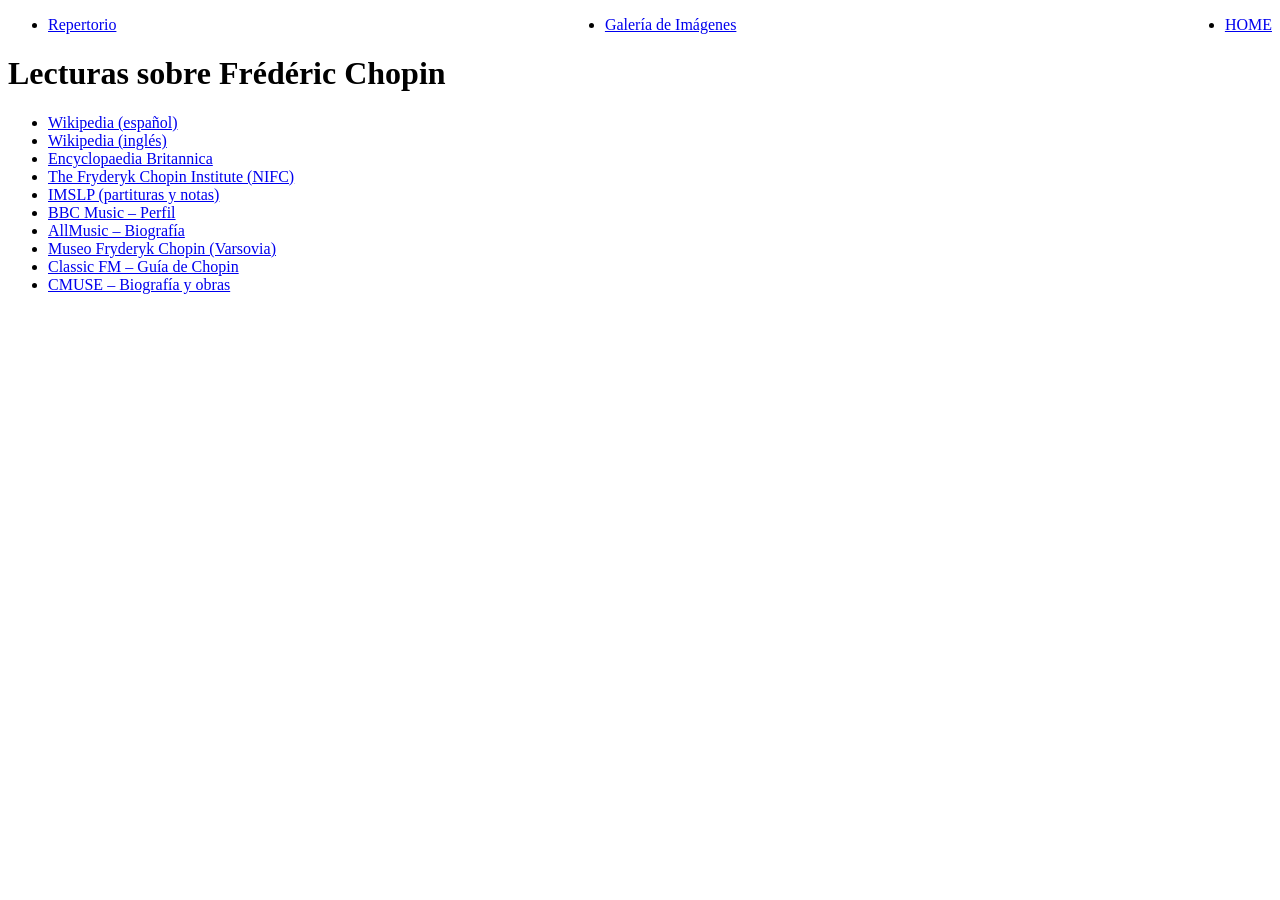
<file: src/main/resources/templates/enlacesView.html>
<!DOCTYPE html>
<html lang="en">

<head>
    <meta charset="UTF-8">
    <meta name="viewport" content="width=device-width, initial-scale=1.0">
    <title>Document</title>
</head>

<body>
    <header>
        <ul style="display: flex; justify-content: space-between;">
            <li><a href="http://localhost:8080/repertorio">Repertorio</a></li>
            <li><a href="http://localhost:8080/galeria">Galería de Imágenes</a></li>
            <li><a href="http://localhost:8080/home">HOME</a></li>
        </ul>
    </header>

    <h1>Lecturas sobre Frédéric Chopin</h1>
    <ul>
        <li><a href="https://es.wikipedia.org/wiki/Fr%C3%A9d%C3%A9ric_Chopin">Wikipedia (español)</a></li>
        <li><a href="https://en.wikipedia.org/wiki/Fr%C3%A9d%C3%A9ric_Chopin">Wikipedia (inglés)</a></li>
        <li><a href="https://www.britannica.com/biography/Frederic-Chopin">Encyclopaedia Britannica</a></li>
        <li><a href="https://en.chopin.nifc.pl/chopin">The Fryderyk Chopin Institute (NIFC)</a></li>
        <li><a href="https://imslp.org/wiki/Category:Chopin,_Fr%C3%A9d%C3%A9ric">IMSLP (partituras y notas)</a></li>
        <li><a href="https://www.bbc.co.uk/programmes/articles/1c4JH9cXk0Q3H1r8Qqzv7pF/frederic-chopin-1810-1849">BBC
                Music – Perfil</a></li>
        <li><a href="https://www.allmusic.com/artist/fr%C3%A9d%C3%A9ric-chopin-mn0000670335/biography">AllMusic –
                Biografía</a></li>
        <li><a href="https://muzeum.nifc.pl/en">Museo Fryderyk Chopin (Varsovia)</a></li>
        <li><a href="https://www.classicfm.com/composers/chopin/">Classic FM – Guía de Chopin</a></li>
        <li><a href="https://www.cmuse.org/frederic-chopin-biography/">CMUSE – Biografía y obras</a></li>
    </ul>

</body>

</html>
</file>
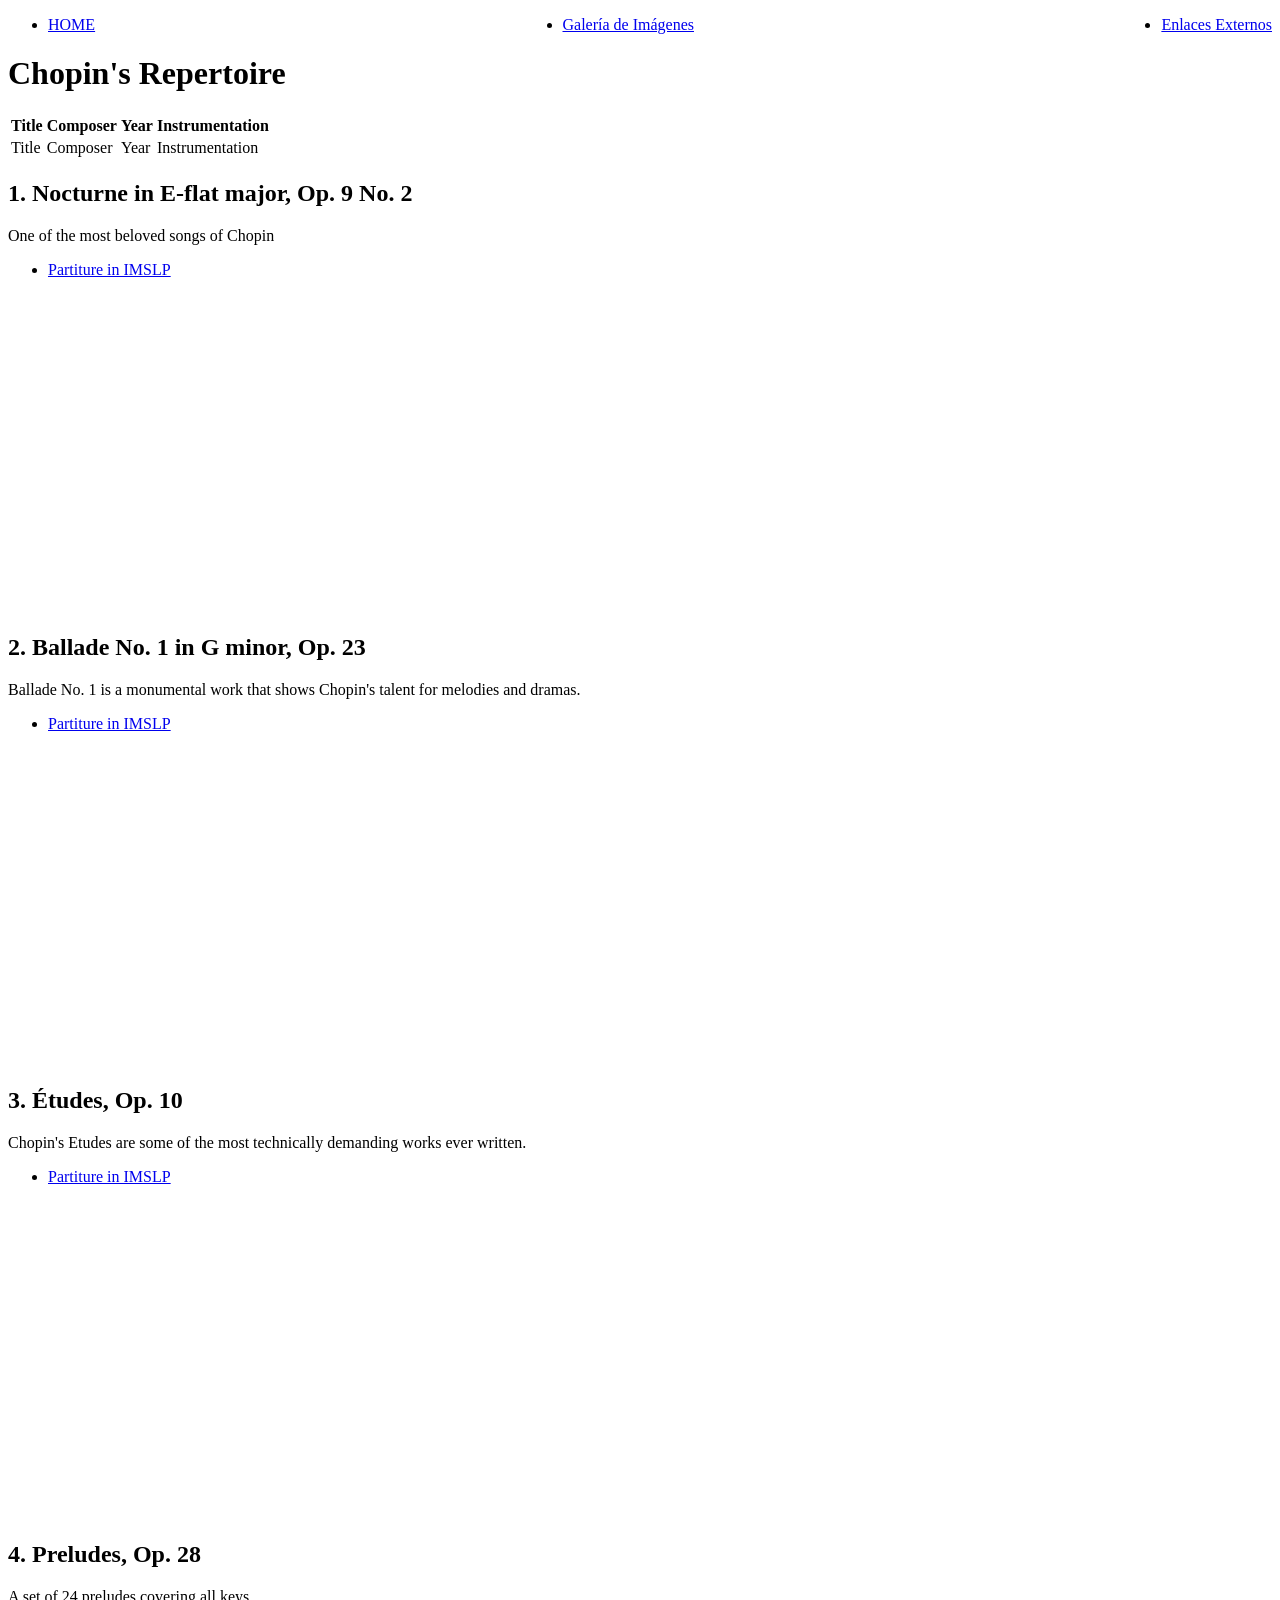
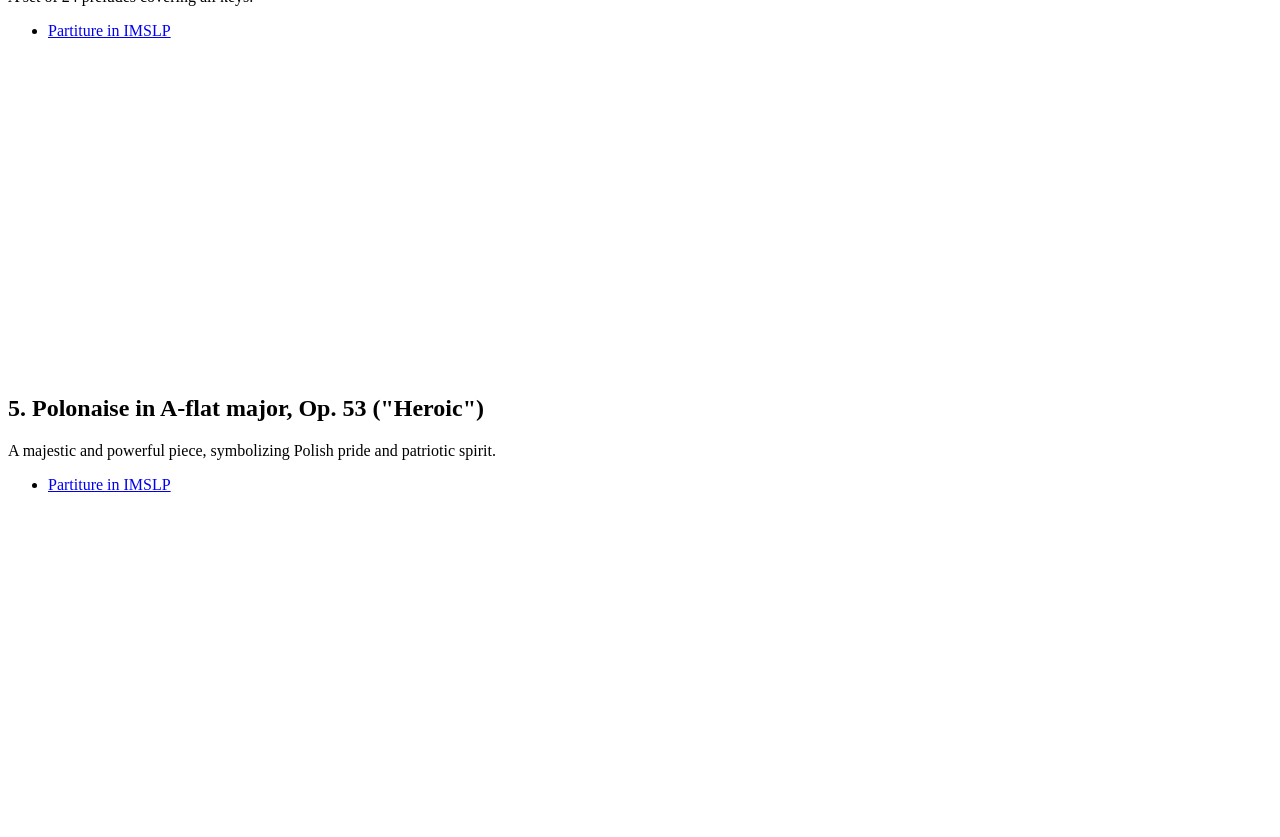
<file: src/main/resources/templates/repertorioView.html>
<!DOCTYPE html>
<html lang="es">

<head>
    <meta charset="UTF-8">
    <meta name="viewport" content="width=device-width, initial-scale=1.0">
    <title>Obras destacadas de Chopin</title>
</head>

<body>

    <header>
        <ul style="display: flex; justify-content: space-between;">
            <li><a href="http://localhost:8080/home">HOME</a></li>
            <li><a href="http://localhost:8080/galeria">Galería de Imágenes</a></li>
            <li><a href="http://localhost:8080/enlaces">Enlaces Externos</a></li>
        </ul>
    </header>

    <h1>Chopin's Repertoire</h1>
    <table>
        <tr>
            <th>Title</th>
            <th>Composer</th>
            <th>Year</th>
            <th>Instrumentation</th>
        </tr>
        <tr th:each="piece : ${pieces}" th:classappend="${piece.instrumentation == 'Solo piano'} ? 'solo' : 'concert'">
            <td th:text="${piece.title}">Title</td>
            <td th:text="${piece.composer}">Composer</td>
            <td th:text="${piece.year}">Year</td>
            <td th:text="${piece.instrumentation} ?: 'Unknown'">Instrumentation</td>
        </tr>
    </table>


    <h2>1. Nocturne in E-flat major, Op. 9 No. 2</h2>
    <p>One of the most beloved songs of Chopin</p>
    <ul>
        <li><a href="https://imslp.org/wiki/Nocturnes,_Op.9_%28Chopin,_Fr%C3%A9d%C3%A9ric%29">Partiture
                in IMSLP</a>
        </li>
    </ul>
    <iframe width="560" height="315" src="https://www.youtube.com/embed/9E6b3swbnWg?si=MTnT3rybVMl1ZZt1"
        title="YouTube video player" frameborder="0"
        allow="accelerometer; autoplay; clipboard-write; encrypted-media; gyroscope; picture-in-picture; web-share"
        referrerpolicy="strict-origin-when-cross-origin" allowfullscreen></iframe>
    <h2>2. Ballade No. 1 in G minor, Op. 23</h2>
    <p>Ballade No. 1 is a monumental work that shows Chopin's talent for melodies and dramas.</p>
    <ul>
        <li><a href="https://imslp.org/wiki/Ballade_No.1_in_G_minor,_Op.23_%28Chopin,_Fr%C3%A9d%C3%A9ric%29">Partiture
                in IMSLP</a></li>
    </ul>
    <iframe width="560" height="315" src="https://www.youtube.com/embed/dIbeazAlxM4?si=B05kFI1cZ1cXWuQA"
        title="YouTube video player" frameborder="0"
        allow="accelerometer; autoplay; clipboard-write; encrypted-media; gyroscope; picture-in-picture; web-share"
        referrerpolicy="strict-origin-when-cross-origin" allowfullscreen></iframe>

    <h2>3. Études, Op. 10</h2>
    <p>Chopin's Etudes are some of the most technically demanding works ever written.</p>
    <ul>
        <li><a href="https://imslp.org/wiki/%C3%89tudes,_Op.10_%28Chopin,_Fr%C3%A9d%C3%A9ric%29">Partiture
                in IMSLP</a>
        </li>
    </ul>
    <iframe width="560" height="315" src="https://www.youtube.com/embed/9E82wwNc7r8?si=WW-zpL1usjmg5Y6i"
        title="YouTube video player" frameborder="0"
        allow="accelerometer; autoplay; clipboard-write; encrypted-media; gyroscope; picture-in-picture; web-share"
        referrerpolicy="strict-origin-when-cross-origin" allowfullscreen></iframe>

    <h2>4. Preludes, Op. 28</h2>
    <p>A set of 24 preludes covering all keys.</p>
    <ul>
        <li><a href="https://imslp.org/wiki/Pr%C3%A9ludes,_Op.28_%28Chopin,_Fr%C3%A9d%C3%A9ric%29">Partiture
                in IMSLP</a></li>
    </ul>
    <iframe width="560" height="315" src="https://www.youtube.com/embed/FDT_gtC5faQ?si=0n70H1w-NR6DV7z3"
        title="YouTube video player" frameborder="0"
        allow="accelerometer; autoplay; clipboard-write; encrypted-media; gyroscope; picture-in-picture; web-share"
        referrerpolicy="strict-origin-when-cross-origin" allowfullscreen></iframe>

    <h2>5. Polonaise in A-flat major, Op. 53 ("Heroic")</h2>
    <p>A majestic and powerful piece, symbolizing Polish pride and patriotic spirit.</p>
    <ul>
        <li><a href="https://imslp.org/wiki/Polonaise_in_A-flat_major,_Op.53_%28Chopin,_Fr%C3%A9d%C3%A9ric%29">Partiture
                in IMSLP</a></li>
    </ul>
    <iframe width="560" height="315" src="https://www.youtube.com/embed/DueIOSJ_q_E?si=bAqGJZ1YQUL_fH77"
        title="YouTube video player" frameborder="0"
        allow="accelerometer; autoplay; clipboard-write; encrypted-media; gyroscope; picture-in-picture; web-share"
        referrerpolicy="strict-origin-when-cross-origin" allowfullscreen></iframe>

</body>

</html>
</file>
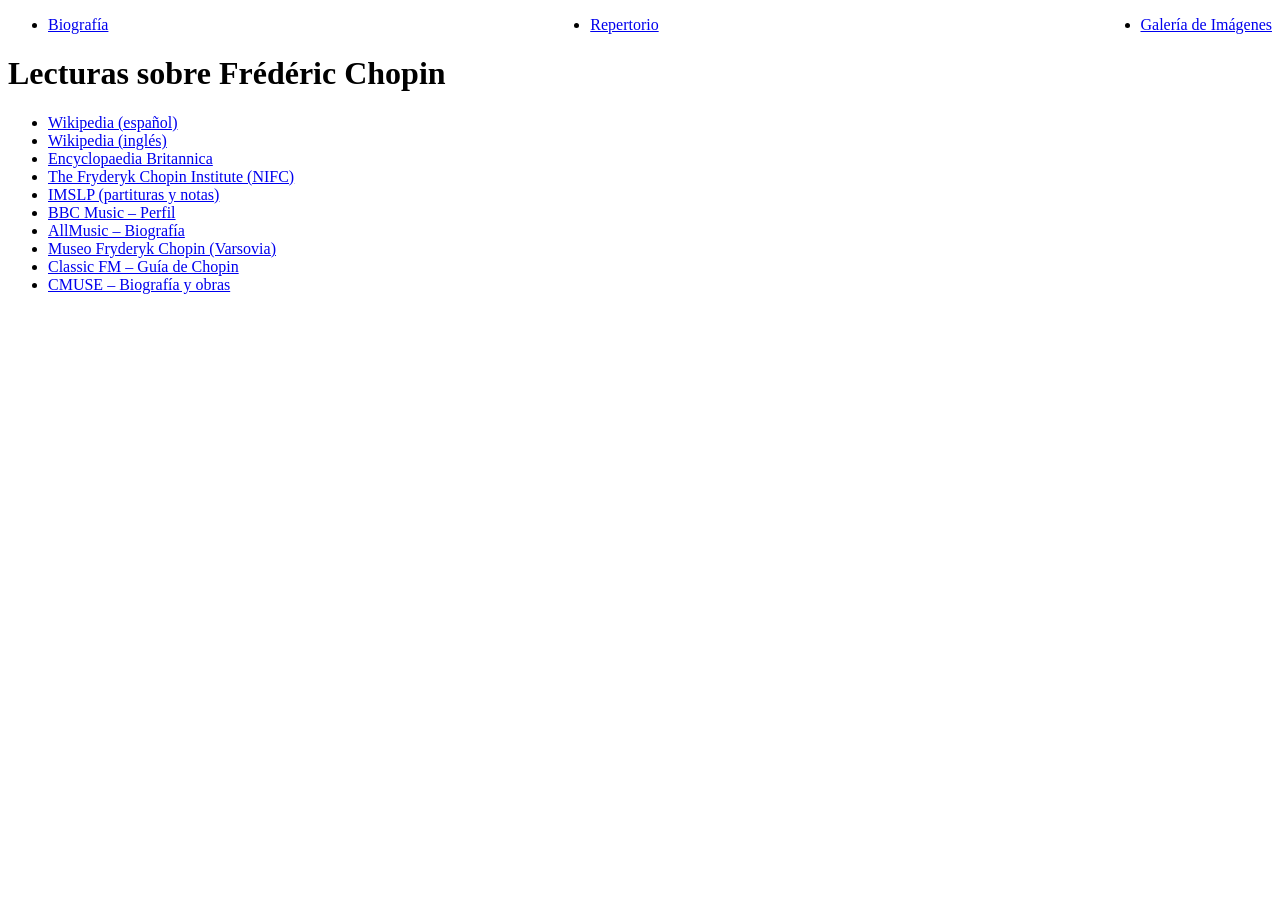
<file: demo/src/main/resources/static/enlaces-externos.html>
<!DOCTYPE html>
<html lang="en">

<head>
    <meta charset="UTF-8">
    <meta name="viewport" content="width=device-width, initial-scale=1.0">
    <title>Document</title>
</head>

<body>
    <header>
        <ul style="display: flex; justify-content: space-between;">
            <li><a href="index.html">Biografía</a></li>
            <li><a href="repertorio.html">Repertorio</a></li>
            <li><a href="galeria-imagenes.html">Galería de Imágenes</a></li>
        </ul>
    </header>

    <h1>Lecturas sobre Frédéric Chopin</h1>
    <ul>
        <li><a href="https://es.wikipedia.org/wiki/Fr%C3%A9d%C3%A9ric_Chopin">Wikipedia (español)</a></li>
        <li><a href="https://en.wikipedia.org/wiki/Fr%C3%A9d%C3%A9ric_Chopin">Wikipedia (inglés)</a></li>
        <li><a href="https://www.britannica.com/biography/Frederic-Chopin">Encyclopaedia Britannica</a></li>
        <li><a href="https://en.chopin.nifc.pl/chopin">The Fryderyk Chopin Institute (NIFC)</a></li>
        <li><a href="https://imslp.org/wiki/Category:Chopin,_Fr%C3%A9d%C3%A9ric">IMSLP (partituras y notas)</a></li>
        <li><a href="https://www.bbc.co.uk/programmes/articles/1c4JH9cXk0Q3H1r8Qqzv7pF/frederic-chopin-1810-1849">BBC
                Music – Perfil</a></li>
        <li><a href="https://www.allmusic.com/artist/fr%C3%A9d%C3%A9ric-chopin-mn0000670335/biography">AllMusic –
                Biografía</a></li>
        <li><a href="https://muzeum.nifc.pl/en">Museo Fryderyk Chopin (Varsovia)</a></li>
        <li><a href="https://www.classicfm.com/composers/chopin/">Classic FM – Guía de Chopin</a></li>
        <li><a href="https://www.cmuse.org/frederic-chopin-biography/">CMUSE – Biografía y obras</a></li>
    </ul>

</body>

</html>
</file>
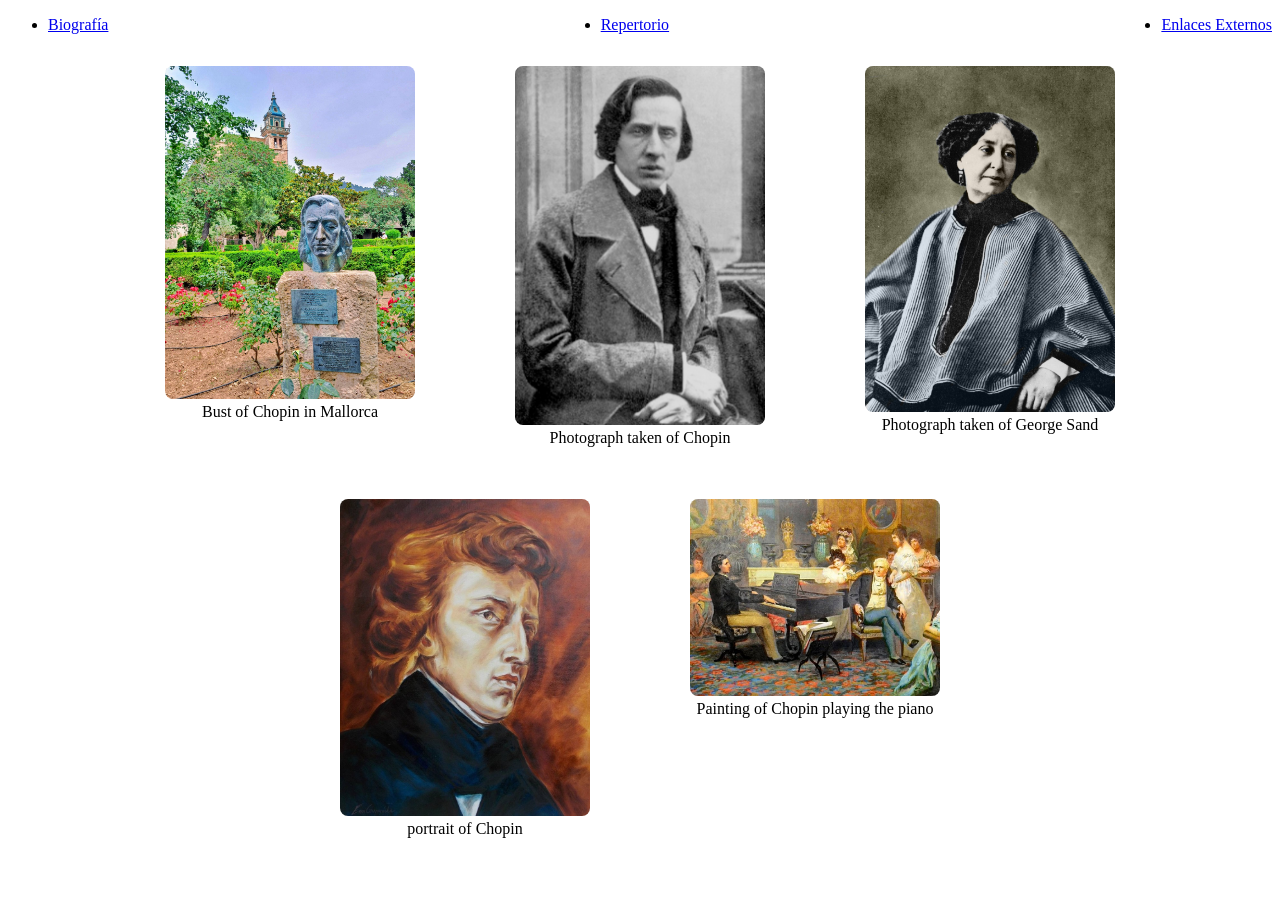
<file: demo/src/main/resources/static/galeria-imagenes.html>
<!DOCTYPE html>
<html lang="en">

<head>
  <meta charset="UTF-8">
  <meta name="viewport" content="width=device-width, initial-scale=1.0">
  <title>Document</title>
</head>

<body>
  <header>
    <ul style="display: flex; justify-content: space-between;">
      <li><a href="index.html">Biografía</a></li>
      <li><a href="repertorio.html">Repertorio</a></li>
      <li><a href="enlaces-externos.html">Enlaces Externos</a></li>
    </ul>
  </header>

  <div style="display: flex; justify-content: center; gap: 20px; flex-wrap: wrap;">
    <figure style="text-align: center; max-width: 250px;">
      <img src="./images/chopinmallorca.png" alt="Bust of Chopin in Mallorca" style="width: 100%; height: auto; border-radius: 8px;">
      <figcaption>Bust of Chopin in Mallorca</figcaption>
    </figure>

    <figure style="text-align: center; max-width: 250px;">
      <img src="./images/chopinimagecamera.png" alt="Photograph taken of Chopin" style="width: 100%; height: auto; border-radius: 8px;">
      <figcaption>Photograph taken of Chopin</figcaption>
    </figure>

    <figure style="text-align: center; max-width: 250px;">
      <img src="./images/georgesand.png" alt="Photograph taken of George Sand" style="width: 100%; height: auto; border-radius: 8px;">
      <figcaption>Photograph taken of George Sand</figcaption>
    </figure>
    
    <figure style="text-align: center; max-width: 250px;">
      <img src="./images/retratochopin.jpg" alt="Photograph taken of George Sand" style="width: 100%; height: auto; border-radius: 8px;">
      <figcaption>portrait of Chopin</figcaption>
    </figure>

    <figure style="text-align: center; max-width: 250px;">
      <img src="./images/cuadrochopin1.jpg" alt="Photograph taken of George Sand" style="width: 100%; height: auto; border-radius: 8px;">
      <figcaption>Painting of Chopin playing the piano</figcaption>
    </figure>
  </div>

</body>
</html>
</file>
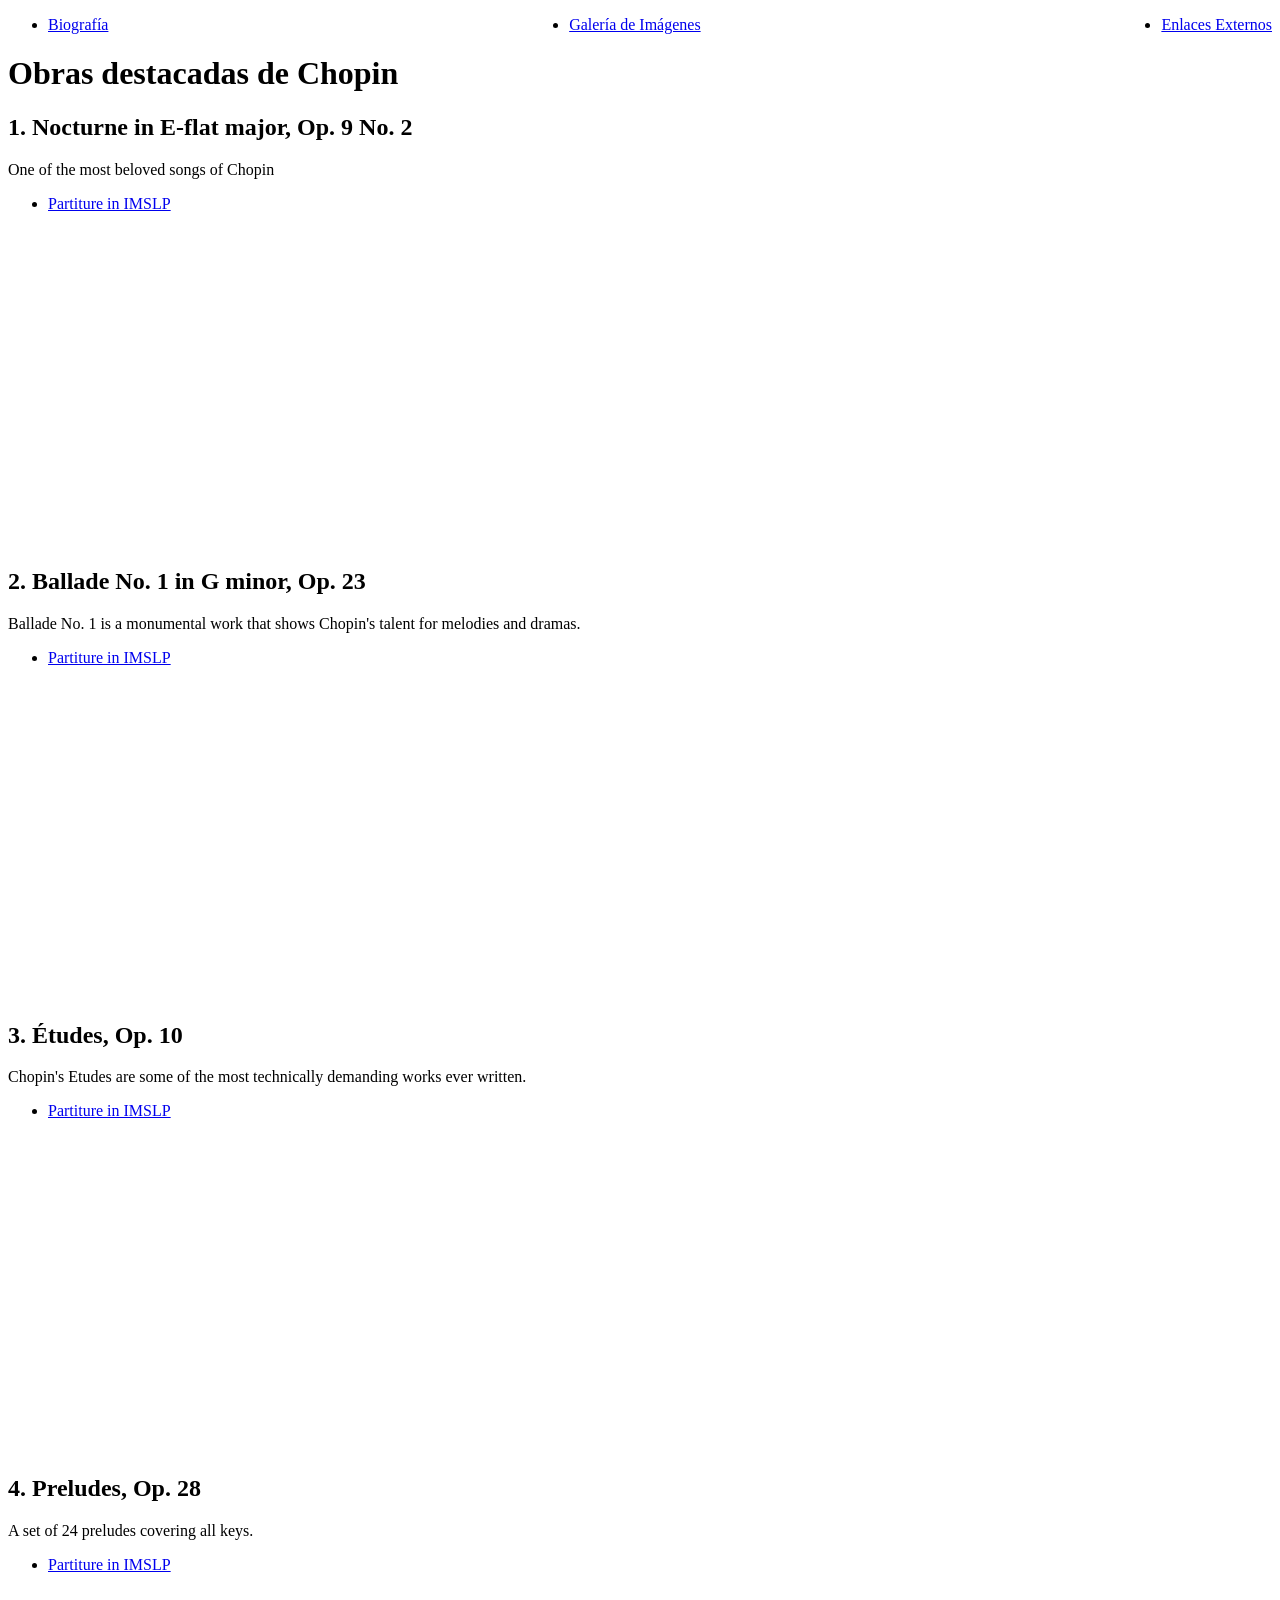
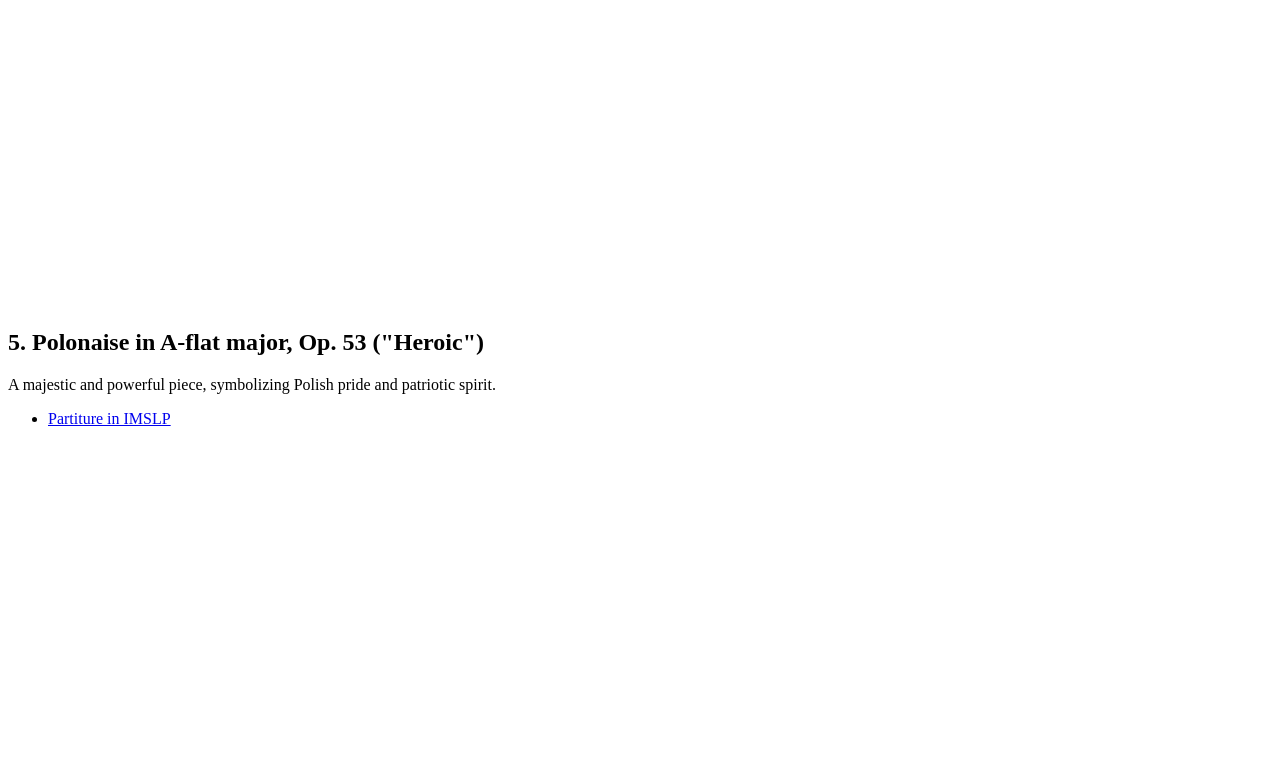
<file: demo/src/main/resources/static/repertorio.html>
<!DOCTYPE html>
<html lang="es">

<head>
    <meta charset="UTF-8">
    <meta name="viewport" content="width=device-width, initial-scale=1.0">
    <title>Obras destacadas de Chopin</title>
</head>

<body>

    <header>
        <ul style="display: flex; justify-content: space-between;">
            <li><a href="index.html">Biografía</a></li>
            <li><a href="galeria-imagenes.html">Galería de Imágenes</a></li>
            <li><a href="enlaces-externos.html">Enlaces Externos</a></li>
        </ul>
    </header>

    <h1>Obras destacadas de Chopin</h1>

    <h2>1. Nocturne in E-flat major, Op. 9 No. 2</h2>
    <p>One of the most beloved songs of Chopin</p>
    <ul>
        <li><a href="https://imslp.org/wiki/Nocturnes,_Op.9_%28Chopin,_Fr%C3%A9d%C3%A9ric%29">Partiture
                in IMSLP</a>
        </li>
    </ul>
    <iframe width="560" height="315" src="https://www.youtube.com/embed/9E6b3swbnWg?si=MTnT3rybVMl1ZZt1"
        title="YouTube video player" frameborder="0"
        allow="accelerometer; autoplay; clipboard-write; encrypted-media; gyroscope; picture-in-picture; web-share"
        referrerpolicy="strict-origin-when-cross-origin" allowfullscreen></iframe>
    <h2>2. Ballade No. 1 in G minor, Op. 23</h2>
    <p>Ballade No. 1 is a monumental work that shows Chopin's talent for melodies and dramas.</p>
    <ul>
        <li><a href="https://imslp.org/wiki/Ballade_No.1_in_G_minor,_Op.23_%28Chopin,_Fr%C3%A9d%C3%A9ric%29">Partiture
                in IMSLP</a></li>
    </ul>
    <iframe width="560" height="315" src="https://www.youtube.com/embed/dIbeazAlxM4?si=B05kFI1cZ1cXWuQA"
        title="YouTube video player" frameborder="0"
        allow="accelerometer; autoplay; clipboard-write; encrypted-media; gyroscope; picture-in-picture; web-share"
        referrerpolicy="strict-origin-when-cross-origin" allowfullscreen></iframe>

    <h2>3. Études, Op. 10</h2>
    <p>Chopin's Etudes are some of the most technically demanding works ever written.</p>
    <ul>
        <li><a href="https://imslp.org/wiki/%C3%89tudes,_Op.10_%28Chopin,_Fr%C3%A9d%C3%A9ric%29">Partiture
                in IMSLP</a>
        </li>
    </ul>
    <iframe width="560" height="315" src="https://www.youtube.com/embed/9E82wwNc7r8?si=WW-zpL1usjmg5Y6i"
        title="YouTube video player" frameborder="0"
        allow="accelerometer; autoplay; clipboard-write; encrypted-media; gyroscope; picture-in-picture; web-share"
        referrerpolicy="strict-origin-when-cross-origin" allowfullscreen></iframe>

    <h2>4. Preludes, Op. 28</h2>
    <p>A set of 24 preludes covering all keys.</p>
    <ul>
        <li><a href="https://imslp.org/wiki/Pr%C3%A9ludes,_Op.28_%28Chopin,_Fr%C3%A9d%C3%A9ric%29">Partiture
                in IMSLP</a></li>
    </ul>
    <iframe width="560" height="315" src="https://www.youtube.com/embed/FDT_gtC5faQ?si=0n70H1w-NR6DV7z3"
        title="YouTube video player" frameborder="0"
        allow="accelerometer; autoplay; clipboard-write; encrypted-media; gyroscope; picture-in-picture; web-share"
        referrerpolicy="strict-origin-when-cross-origin" allowfullscreen></iframe>

    <h2>5. Polonaise in A-flat major, Op. 53 ("Heroic")</h2>
    <p>A majestic and powerful piece, symbolizing Polish pride and patriotic spirit.</p>
    <ul>
        <li><a href="https://imslp.org/wiki/Polonaise_in_A-flat_major,_Op.53_%28Chopin,_Fr%C3%A9d%C3%A9ric%29">Partiture
                in IMSLP</a></li>
    </ul>
    <iframe width="560" height="315" src="https://www.youtube.com/embed/DueIOSJ_q_E?si=bAqGJZ1YQUL_fH77"
        title="YouTube video player" frameborder="0"
        allow="accelerometer; autoplay; clipboard-write; encrypted-media; gyroscope; picture-in-picture; web-share"
        referrerpolicy="strict-origin-when-cross-origin" allowfullscreen></iframe>

</body>

</html>
</file>
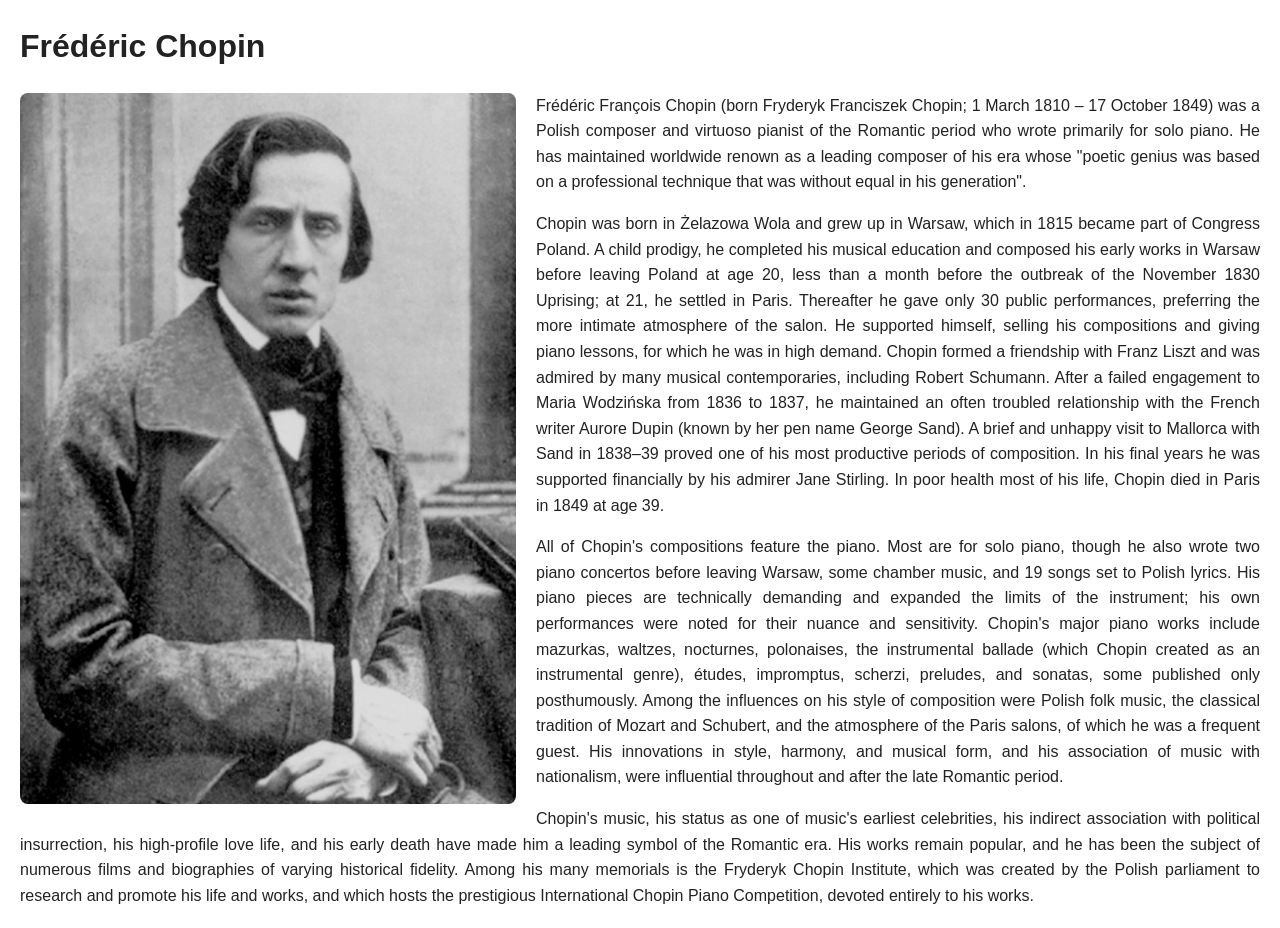
<file: src/main/resources/static/texts/biografia.html>
<!DOCTYPE html>
<html lang="en">

<head>
    <meta charset="UTF-8">
    <meta name="viewport" content="width=device-width, initial-scale=1.0">
    <title>Frédéric Chopin</title>
</head>

<body style="margin:20px; font-family:Roboto, Arial, sans-serif; line-height:1.6; color:#222;">

    <h1 style="margin-bottom:20px;">Frédéric Chopin</h1>

    <div>
        <img src="../images/chopinimagecamera.png"
             alt="Retrato de Frédéric Chopin"
             style="float:left; width:40%; margin:0 20px 20px 0; border-radius:8px;">

        <p style="margin:0 0 16px 0; text-align:justify; font-size:16px;">
            Frédéric François Chopin (born Fryderyk Franciszek Chopin; 1 March 1810 – 17 October 1849) was a Polish composer
            and virtuoso pianist of the Romantic period who wrote primarily for solo piano. He has maintained worldwide
            renown as a leading composer of his era whose "poetic genius was based on a professional technique that was
            without equal in his generation".
        </p>

        <p style="margin:0 0 16px 0; text-align:justify; font-size:16px;">
            Chopin was born in Żelazowa Wola and grew up in Warsaw, which in 1815 became part of Congress Poland. A child
            prodigy, he completed his musical education and composed his early works in Warsaw before leaving Poland at age
            20, less than a month before the outbreak of the November 1830 Uprising; at 21, he settled in Paris. Thereafter
            he gave only 30 public performances, preferring the more intimate atmosphere of the salon. He supported himself,
            selling his compositions and giving piano lessons, for which he was in high demand. Chopin formed a friendship
            with Franz Liszt and was admired by many musical contemporaries, including Robert Schumann. After a failed
            engagement to Maria Wodzińska from 1836 to 1837, he maintained an often troubled relationship with the French
            writer Aurore Dupin (known by her pen name George Sand). A brief and unhappy visit to Mallorca with Sand in
            1838–39 proved one of his most productive periods of composition. In his final years he was supported
            financially by his admirer Jane Stirling. In poor health most of his life, Chopin died in Paris in 1849 at age
            39.
        </p>

        <p style="margin:0 0 16px 0; text-align:justify; font-size:16px;">
            All of Chopin's compositions feature the piano. Most are for solo piano, though he also wrote two piano
            concertos before leaving Warsaw, some chamber music, and 19 songs set to Polish lyrics. His piano pieces are
            technically demanding and expanded the limits of the instrument; his own performances were noted for their
            nuance and sensitivity. Chopin's major piano works include mazurkas, waltzes, nocturnes, polonaises, the
            instrumental ballade (which Chopin created as an instrumental genre), études, impromptus, scherzi, preludes, and
            sonatas, some published only posthumously. Among the influences on his style of composition were Polish folk
            music, the classical tradition of Mozart and Schubert, and the atmosphere of the Paris salons, of which he was a
            frequent guest. His innovations in style, harmony, and musical form, and his association of music with
            nationalism, were influential throughout and after the late Romantic period.
        </p>

        <p style="margin:0; text-align:justify; font-size:16px;">
            Chopin's music, his status as one of music's earliest celebrities, his indirect association with political
            insurrection, his high-profile love life, and his early death have made him a leading symbol of the Romantic
            era. His works remain popular, and he has been the subject of numerous films and biographies of varying
            historical fidelity. Among his many memorials is the Fryderyk Chopin Institute, which was created by the Polish
            parliament to research and promote his life and works, and which hosts the prestigious International Chopin
            Piano Competition, devoted entirely to his works.
        </p>
    </div>

</body>
</html>
</file>
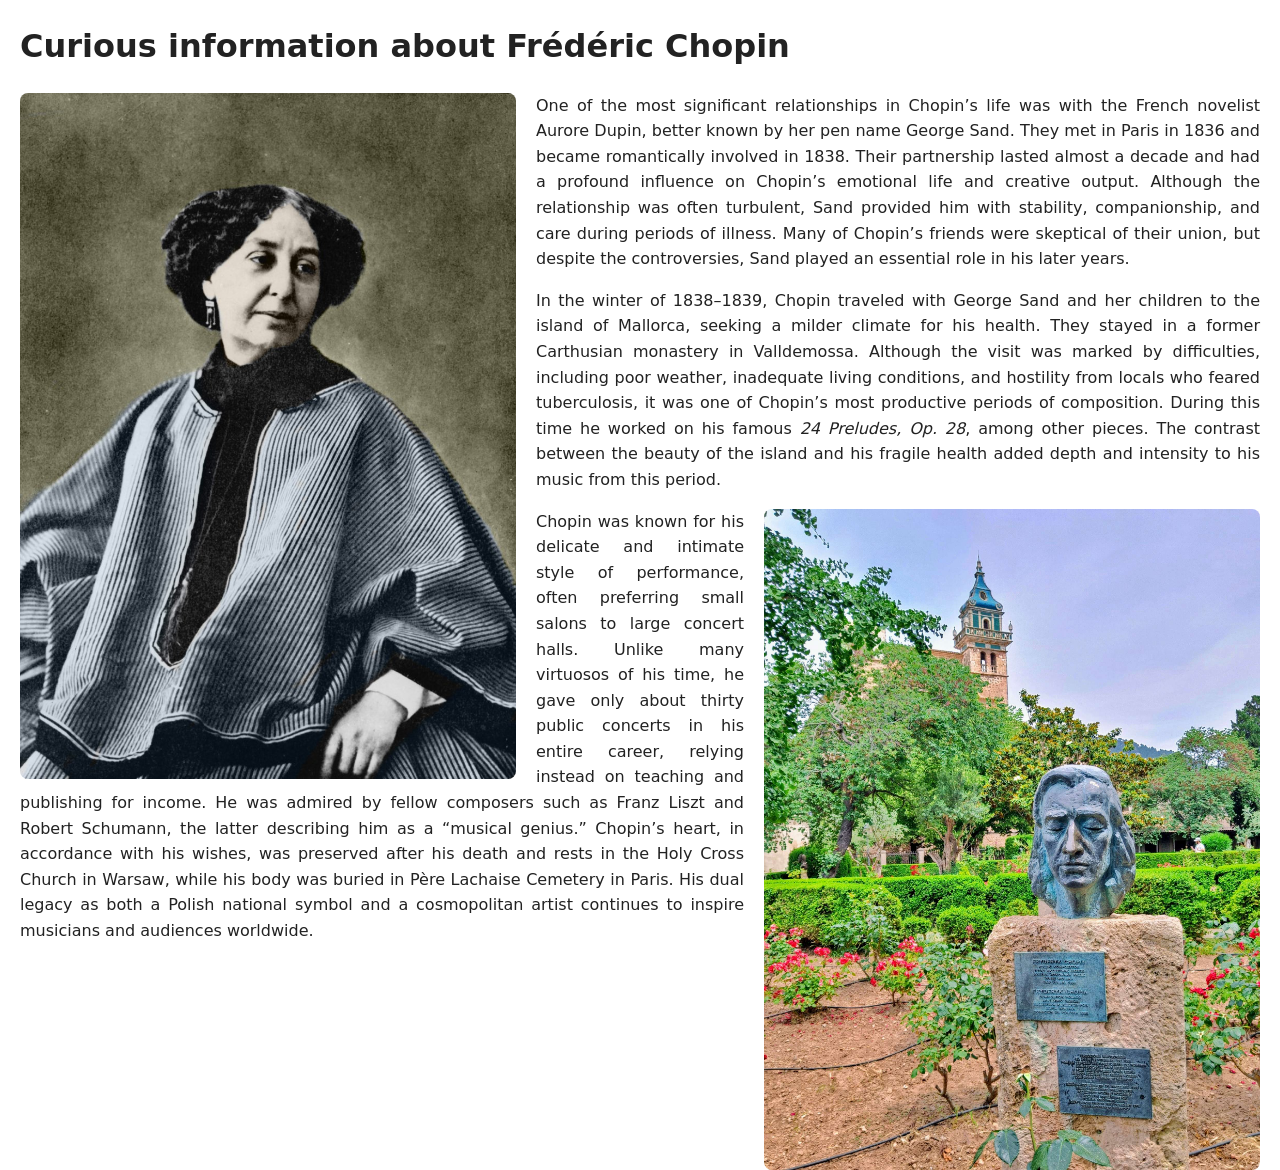
<file: src/main/resources/static/texts/curiosidades.html>
<!DOCTYPE html>
<html lang="en">

<head>
  <meta charset="UTF-8">
  <meta name="viewport" content="width=device-width, initial-scale=1.0">
  <title>Curious information about Chopin</title>
</head>

<body style="margin:20px; font-family:system-ui, -apple-system, Segoe UI, Roboto, Arial; line-height:1.6; color:#222;">

  <h1 style="margin-bottom:20px;">Curious information about Frédéric Chopin</h1>

  <div>

    <img src="../images/georgesand.png" alt="Retrato de George Sand"
      style="float:left; width:40%; margin:0 20px 0 0; border-radius:8px;">

    <p style="margin:0 0 16px 0; text-align:justify; font-size:16px;">
      One of the most significant relationships in Chopin’s life was with the French novelist Aurore Dupin, better known
      by her pen name George Sand. They met in Paris in 1836 and became romantically involved in 1838. Their partnership
      lasted almost a decade and had a profound influence on Chopin’s emotional life and creative output. Although the
      relationship was often turbulent, Sand provided him with stability, companionship, and care during periods of
      illness. Many of Chopin’s friends were skeptical of their union, but despite the controversies, Sand played an
      essential role in his later years.
    </p>


    <p style="margin:0 0 16px 0; text-align:justify; font-size:16px;">
      In the winter of 1838–1839, Chopin traveled with George Sand and her children to the island of Mallorca, seeking a
      milder climate for his health. They stayed in a former Carthusian monastery in Valldemossa. Although the visit was
      marked by difficulties, including poor weather, inadequate living conditions, and hostility from locals who feared
      tuberculosis, it was one of Chopin’s most productive periods of composition. During this time he worked on his
      famous <em>24 Preludes, Op. 28</em>, among other pieces. The contrast between the beauty of the island and his
      fragile health added depth and intensity to his music from this period.
    </p>


    <img src="../images/chopinmallorca.png" alt="Busto de Chopin en Valldemossa"
      style="float:right; width:40%; margin:0 0 0 20px; border-radius:8px;">


    <p style="margin:0 0 16px 0; text-align:justify; font-size:16px;">
      Chopin was known for his delicate and intimate style of performance, often preferring small salons to large
      concert
      halls. Unlike many virtuosos of his time, he gave only about thirty public concerts in his entire career, relying
      instead on teaching and publishing for income. He was admired by fellow composers such as Franz Liszt and Robert
      Schumann, the latter describing him as a “musical genius.” Chopin’s heart, in accordance with his wishes, was
      preserved after his death and rests in the Holy Cross Church in Warsaw, while his body was buried in Père Lachaise
      Cemetery in Paris. His dual legacy as both a Polish national symbol and a cosmopolitan artist continues to inspire
      musicians and audiences worldwide.
    </p>

  </div>


</body>

</html>
</file>
